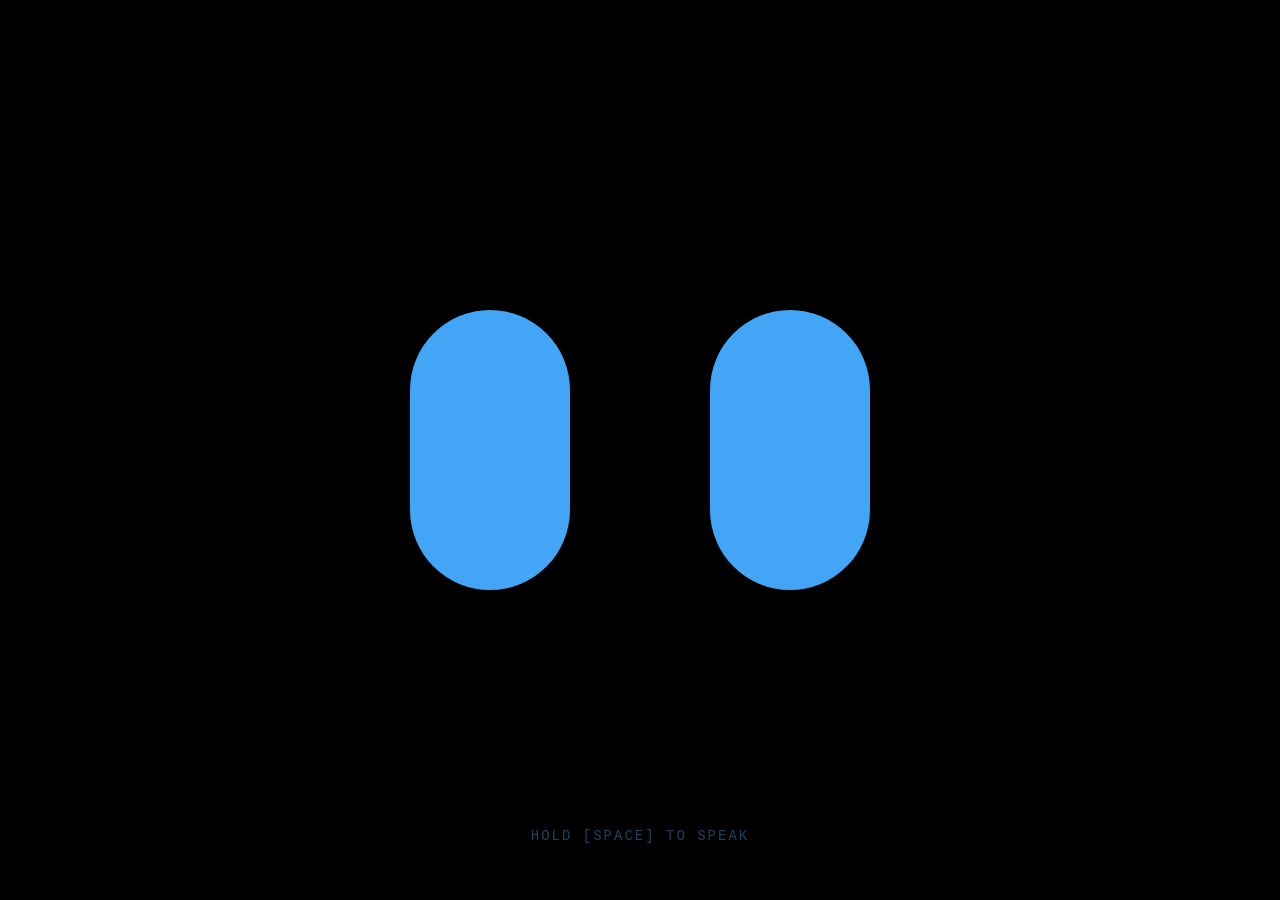
<file: frontend/index.html>
<!DOCTYPE html>
<html lang="en">
<head>
    <meta charset="UTF-8">
    <meta name="viewport" content="width=device-width, initial-scale=1.0">
    <title>Prototype Web - AI Companion</title>
    <link rel="stylesheet" href="style.css">
</head>
<body>
    <div id="ui-overlay">
        <p>Hold [SPACE] to speak</p>
        <p id="vision-status" class="hidden">Vision System: Booting...</p>
    </div>

    <!-- Scripts (No need for TFJS here anymore) -->
    <script src="face.js"></script>
    <script src="yolo.js"></script>
    <script src="app.js"></script>
</body>
</html>
</file>
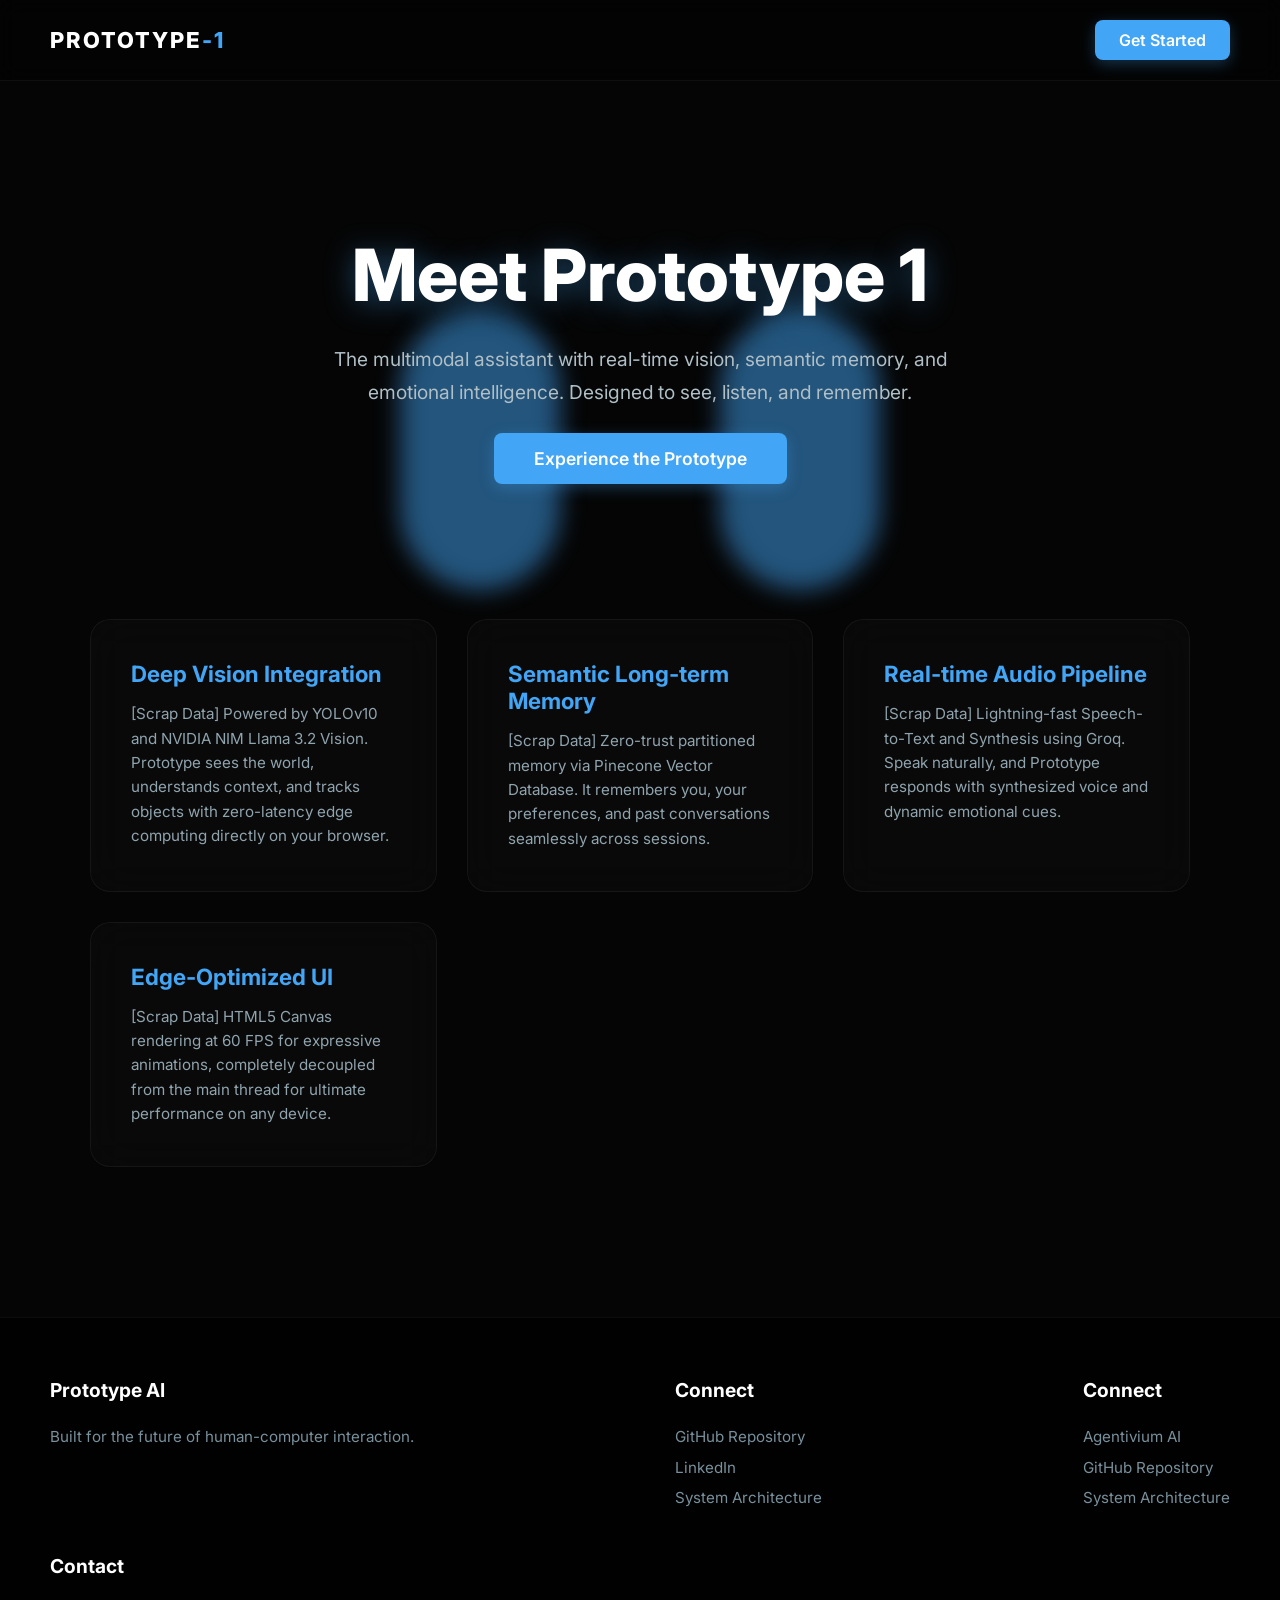
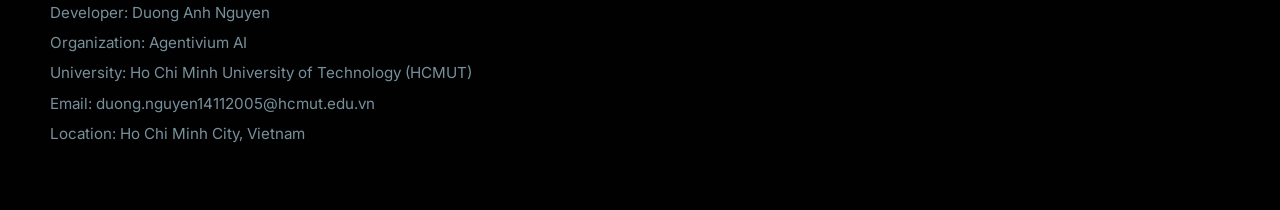
<file: frontend_landing_page/index.html>
<!DOCTYPE html>
<html lang="en">
<head>
    <meta charset="UTF-8">
    <meta name="viewport" content="width=device-width, initial-scale=1.0">
    <title>Prototype AI - Vision & Intelligence</title>
    <link rel="stylesheet" href="style.css">
    <!-- Google Fonts for a modern tech look -->
    <link href="https://fonts.googleapis.com/css2?family=Inter:wght@300;400;600;800&display=swap" rel="stylesheet">
</head>
<body>
    <!-- Background Canvas (The Blurred Eye) -->
    <canvas id="bg-canvas"></canvas>

    <!-- UI Overlay (Everything on top of the canvas) -->
    <div class="content-wrapper">
        
        <!-- Top Navigation Bar -->
        <nav class="navbar">
            <div class="logo">PROTOTYPE<span>-1</span></div>
            <!-- Trỏ link này về Subdomain Zero Trust của bạn -->
            <a href="https://app.prototype.convolution-nguyen-anh-duong.id.vn" class="btn-primary">Get Started</a>
        </nav>

        <!-- Hero Section -->
        <header class="hero">
            <h1>Meet Prototype 1</h1>
            <p>The multimodal assistant with real-time vision, semantic memory, and emotional intelligence. Designed to see, listen, and remember.</p>
            <a href="https://app.prototype.convolution-nguyen-anh-duong.id.vn" class="btn-large">Experience the Prototype</a>
        </header>

        <!-- Features Section (Glassmorphism Cards) -->
        <section class="features">
            <div class="card">
                <h3>Deep Vision Integration</h3>
                <p>[Scrap Data] Powered by YOLOv10 and NVIDIA NIM Llama 3.2 Vision. Prototype sees the world, understands context, and tracks objects with zero-latency edge computing directly on your browser.</p>
            </div>
            <div class="card">
                <h3>Semantic Long-term Memory</h3>
                <p>[Scrap Data] Zero-trust partitioned memory via Pinecone Vector Database. It remembers you, your preferences, and past conversations seamlessly across sessions.</p>
            </div>
            <div class="card">
                <h3>Real-time Audio Pipeline</h3>
                <p>[Scrap Data] Lightning-fast Speech-to-Text and Synthesis using Groq. Speak naturally, and Prototype responds with synthesized voice and dynamic emotional cues.</p>
            </div>
            <div class="card">
                <h3>Edge-Optimized UI</h3>
                <p>[Scrap Data] HTML5 Canvas rendering at 60 FPS for expressive animations, completely decoupled from the main thread for ultimate performance on any device.</p>
            </div>
        </section>

        <!-- Professional Footer -->
        <footer class="footer">
            <div class="footer-content">
                <div class="footer-col">
                    <h4>Prototype AI</h4>
                    <p>Built for the future of human-computer interaction.</p>
                </div>
                <div class="footer-col">
                    <h4>Connect</h4>
                    <ul>
                        <li><a href="https://github.com/Duong-John/Prototype_AI_Assitant" target="_blank">GitHub Repository</a></li>
                        <li><a href="https://www.linkedin.com/in/d%C6%B0%C6%A1ng-nguy%E1%BB%85n-968491364/">LinkedIn</a></li>
                        <li><a href="#">System Architecture</a></li>
                    </ul>
                </div>
                <div class="footer-col">
                    <h4>Connect</h4>
                    <ul>
                        <li><a href="https://agentivium.ai/" target="_blank">Agentivium AI</a></li>
                        <li><a href="https://github.com/Duong-John/Prototype_AI_Assitant" target="_blank">GitHub Repository</a></li>
                        <li><a href="#">System Architecture</a></li>
                    </ul>
                </div>
                <div class="footer-col">
                    <h4>Contact</h4>
                    <p>Developer: Duong Anh Nguyen</p>
                    <p>Organization: Agentivium AI</p>
                    <p>University: Ho Chi Minh University of Technology (HCMUT)</p>
                    <p>Email: duong.nguyen14112005@hcmut.edu.vn</p>
                    <p>Location: Ho Chi Minh City, Vietnam</p>
                </div>
            </div>
            <!-- <div class="footer-bottom">
                &copy; 2026 pdnguyen - HCMC University of Technology VNU-HCM. All rights reserved.
            </div> -->
        </footer>
    </div>

    <!-- Mouse Tracking Logic -->
    <script src="landing_face.js"></script>
</body>
</html>
</file>
<file: frontend/style.css>
/* ==========================================
   PROTOTYPE WEB - STYLESHEET
========================================== */

/* Reset all default browser margins */
* {
    margin: 0;
    padding: 0;
    box-sizing: border-box;
}

body, html {
    width: 100%;
    height: 100%;
    background-color: black;
    overflow: hidden; /* Prevent scrolling */
    font-family: 'Courier New', Courier, monospace; /* Sci-fi terminal feel */
}

/* Make sure the canvas drawn by face.js sits at the back */
canvas {
    display: block;
    position: absolute;
    top: 0;
    left: 0;
    z-index: 1;
}

/* Instructional overlay text */
#ui-overlay {
    position: absolute;
    bottom: 30px;
    width: 100%;
    text-align: center;
    color: rgba(66, 165, 245, 0.4); /* Faded Prototype Blue */
    z-index: 10;
    pointer-events: none; /* Let mouse clicks pass through to canvas if needed */
    user-select: none;
}

#ui-overlay p {
    margin: 5px 0;
    font-size: 14px;
    letter-spacing: 2px;
    text-transform: uppercase;
}

/* Utility class to hide elements gracefully */
.hidden {
    opacity: 0;
    transition: opacity 0.5s ease;
}
</file>
<file: frontend_landing_page/style.css>
/* Reset */
* { margin: 0; padding: 0; box-sizing: border-box; }

body {
    background-color: #050505;
    color: #ffffff;
    font-family: 'Inter', sans-serif;
    overflow-x: hidden;
}

/* THE BLURRED EYE BACKGROUND */
#bg-canvas {
    position: fixed;
    top: 0;
    left: 0;
    width: 100vw;
    height: 100vh;
    z-index: -1;
    filter: blur(12px);
    opacity: 0.5;
    pointer-events: none;
}

.content-wrapper {
    display: flex;
    flex-direction: column;
    min-height: 100vh;
}

/* NAVBAR */
.navbar {
    display: flex;
    justify-content: space-between;
    align-items: center;
    padding: 20px 50px;
    background: rgba(0, 0, 0, 0.4);
    backdrop-filter: blur(10px);
    position: sticky;
    top: 0;
    z-index: 100;
    border-bottom: 1px solid rgba(255, 255, 255, 0.05);
}
.logo { font-size: 22px; font-weight: 800; letter-spacing: 2px; }
.logo span { color: #42a5f5; }

/* BUTTONS */
.btn-primary, .btn-large {
    background: #42a5f5;
    color: white;
    text-decoration: none;
    padding: 10px 24px;
    border-radius: 8px;
    font-weight: 600;
    transition: all 0.3s ease;
    box-shadow: 0 4px 15px rgba(66, 165, 245, 0.3);
}
.btn-primary:hover, .btn-large:hover { 
    background: #1e88e5; 
    transform: translateY(-2px);
}

/* HERO SECTION */
.hero {
    text-align: center;
    padding: 150px 20px 100px 20px;
}
.hero h1 { 
    font-size: 4.5rem; 
    font-weight: 800;
    margin-bottom: 25px; 
    text-shadow: 0 4px 30px rgba(66, 165, 245, 0.4); 
}
.hero p { 
    font-size: 1.2rem; 
    color: #b0bec5; 
    max-width: 650px; 
    margin: 0 auto 40px auto; 
    line-height: 1.7; 
}
.btn-large { padding: 15px 40px; font-size: 1.1rem; }

/* FEATURES (GLASSMORPHISM CARDS) */
.features {
    display: grid;
    grid-template-columns: repeat(auto-fit, minmax(320px, 1fr));
    gap: 30px;
    padding: 50px;
    max-width: 1200px;
    margin: 0 auto 100px auto;
}
.card {
    background: rgba(255, 255, 255, 0.02);
    border: 1px solid rgba(255, 255, 255, 0.05);
    backdrop-filter: blur(20px);
    -webkit-backdrop-filter: blur(20px);
    border-radius: 20px;
    padding: 40px;
    transition: transform 0.3s, border-color 0.3s;
}
.card:hover {
    transform: translateY(-10px);
    border-color: rgba(66, 165, 245, 0.4);
    background: rgba(255, 255, 255, 0.04);
}
.card h3 { margin-bottom: 15px; color: #42a5f5; font-size: 1.4rem; }
.card p { color: #90a4ae; line-height: 1.6; font-size: 0.95rem;}

/* FOOTER */
.footer {
    margin-top: auto;
    background: rgba(0, 0, 0, 0.8);
    border-top: 1px solid rgba(255, 255, 255, 0.05);
    padding: 60px 50px 20px 50px;
}
.footer-content {
    display: flex;
    flex-wrap: wrap;
    justify-content: space-between;
    max-width: 1200px;
    margin: 0 auto 40px auto;
    gap: 40px;
}
.footer-col h4 { margin-bottom: 20px; font-size: 1.2rem; color: #ffffff; }
.footer-col p, .footer-col ul { color: #78909c; list-style: none; line-height: 2; font-size: 0.95rem;}
.footer-col a { color: #78909c; text-decoration: none; transition: color 0.3s; }
.footer-col a:hover { color: #42a5f5; }
.footer-bottom {
    text-align: center;
    color: #455a64;
    font-size: 0.85rem;
    border-top: 1px solid rgba(255, 255, 255, 0.05);
    padding-top: 25px;
}
</file>
